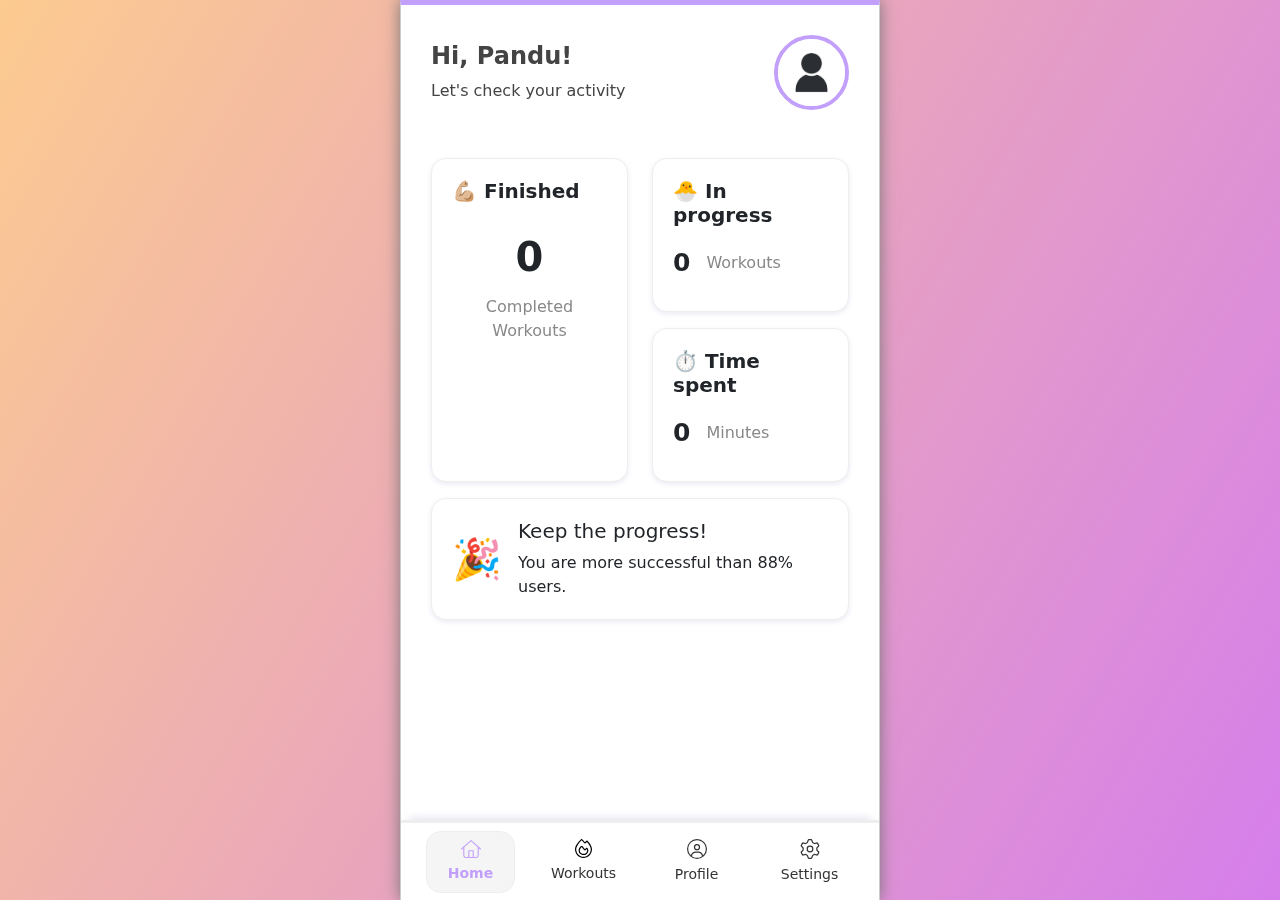
<file: test1/index.html>
<!DOCTYPE html>
<html lang="en">
	<head>
		<meta charset="UTF-8" />
		<meta name="viewport" content="width=device-width, initial-scale=1.0" />
		<title>Fitnessy - Workout Anywhere (C14210004)</title>

        <link rel="stylesheet" href="./assets/css/bootstrap.min.css">
        <link rel="stylesheet" href="./assets/css/styles.css">
        <link rel="shortcut icon" href="./assets/images/favicon/favicon.ico" type="image/x-icon">
        <link rel="manifest" href="./manifest.json">

        <script src="./assets/js/jquery-3.7.1.min.js"></script>
	</head>
	<body>
        <div id="section-content">
            <div class="wrapper">
                <div class="loader">
                    <img src="./assets/images/icons/loader.svg" alt="Loader" />
                </div>
            </div>

            <div class="navigation-bottom">
                <div class="row">
                    <div class="col-3 items">
                        <a href="#home" data-menu="navbar" data-page="home" class="active">
                            <img src="./assets/images/icons/active/house_light.svg" alt="Home" class="icon-home" /><br/>
                            Home
                        </a>
                    </div>
                    <div class="col-3 items">
                        <a href="#workouts" data-menu="navbar" data-page="workouts">
                            <img src="./assets/images/icons/primary/fire-flame-curved_light.svg" alt="Fire flame" class="icon-workout" /><br/>
                            Workouts
                        </a>
                    </div>
                    <div class="col-3 items">
                        <a href="#profile" data-menu="navbar" data-page="profile">
                            <img src="./assets/images/icons/primary/circle-user_light.svg" alt="Circle User" class="icon-profile" /><br/>
                            Profile
                        </a>
                    </div>
                    <div class="col-3 items">
                        <a href="#settings" data-menu="navbar" data-page="settings">
                            <img src="./assets/images/icons/primary/gear_light.svg" alt="Settings" class="icon-settings" /><br/>
                            Settings
                        </a>
                    </div>
                </div>
            </div>

            <div class="mode-offline">You are in offline mode.</div>
        </div>

        <div class="modal" id="modal-detail-workout">
            <div class="modal-dialog modal-dialog-centered modal-dialog-scrollable">
                <div class="modal-content">
                    <div class="modal-header">
                        <h5 class="modal-title title-workout-section"></h5>
                        <button type="button" class="btn-close" data-bs-dismiss="modal"></button>
                    </div>

                    <div class="modal-body">
                        <div class="content-workout-section"></div>
                    </div>
                </div>
            </div>
        </div>

        <script src="./assets/js/bootstrap.bundle.min.js"></script>
		<script>
			$(function() 
            {
                const mode_offline_alert = $(".mode-offline");
                const wrapper = $(".wrapper");
                const loader_html = `<div class="loader"><img src="./assets/images/icons/loader.svg" alt="Loader" /></div>`;
                const navmenu = $("[data-menu=navbar]");
                const uriFragment = window.location.hash;
                const ambilHashUri = uriFragment.substring(1);

                setInterval(function () {
                    if (navigator.onLine) {
                        mode_offline_alert.fadeOut();
                    } else {
                        mode_offline_alert.fadeIn();
                    }
                }, 500);

				if ("serviceWorker" in navigator) 
                {
					navigator.serviceWorker
						.register("./sw.js")
						.then(function () {
							console.log("Service worker registered!");
						})
						.catch(function (err) {
							console.log(err);
						});
				}


                const ajax_page = (page) => {
                    wrapper.html(loader_html);

                    setTimeout(function()
                    {
                        
                        $.ajax({
                            url: "./pages/" + page + ".html",
                            timeout: 5000,
                            success: function (output) {
                                wrapper.html(output);
                            },
                            error: () => ajax_page("mode_offline"),
                        });
                    }, 300);
                };


                const load_page = (page) => {
                    const pageData = {
                        home: {
                            icon: {
                                ".icon-home": "active/house_light.svg",
                                ".icon-workout": "primary/fire-flame-curved_light.svg",
                                ".icon-profile": "primary/circle-user_light.svg",
                                ".icon-settings": "primary/gear_light.svg",
                            },
                            activePage: "home",
                        },
                        workouts: {
                            icon: {
                                ".icon-home": "primary/house_light.svg",
                                ".icon-workout": "active/fire-flame-curved_light.svg",
                                ".icon-profile": "primary/circle-user_light.svg",
                                ".icon-settings": "primary/gear_light.svg",
                            },
                            activePage: "workouts",
                        },
                        profile: {
                            icon: {
                                ".icon-home": "primary/house_light.svg",
                                ".icon-workout": "primary/fire-flame-curved_light.svg",
                                ".icon-profile": "active/circle-user_light.svg",
                                ".icon-settings": "primary/gear_light.svg",
                            },
                            activePage: "profile",
                        },
                        settings: {
                            icon: {
                                ".icon-home": "primary/house_light.svg",
                                ".icon-workout": "primary/fire-flame-curved_light.svg",
                                ".icon-profile": "primary/circle-user_light.svg",
                                ".icon-settings": "active/gear_light.svg",
                            },
                            activePage: "settings",
                        },
                    };

                    const pageConfig = pageData[page];

                    if (!pageConfig) ajax_page("mode_offline");
                    else {
                        const { icon, activePage } = pageConfig;

                        ajax_page(page);

                        Object.entries(icon).forEach(([selector, imageUrl]) => {
                            $(selector).attr("src", "./assets/images/icons/" + imageUrl);
                        });

                        $("[data-page]").removeClass("active");
                        $(`[data-page=${activePage}]`).addClass("active");
                    }
                };


                navmenu.click(function () {
                    const get_halaman = $(this).attr("data-page");
                    load_page(get_halaman);
                });

                load_page(ambilHashUri === "" ? "home" : ambilHashUri);
			});
		</script>
	</body>
</html>
</file>
<file: test1/assets/css/styles.css>
:root {
    --color: #c29ffa;
    --color-primary: #6358e1;
    --box-shadow: 0 2px 5px 0 rgb(124 124 186 / 16%)!important;
    --max-width-body: 480px
}

* {
    outline: none;
}

::-webkit-scrollbar {
    width: 6px;
}

::-webkit-scrollbar-track {
    background: #f1f1f1;
}

::-webkit-scrollbar-thumb {
    background: #ccc;
}

::-webkit-scrollbar-thumb:hover {
    background: #999;
}

body {
    padding: 0;
    margin: 0;
    width: 100vw;
    height: 100vh;
    background-image: linear-gradient(120deg, #fccb90 0%, #d57eeb 100%);
    color: #444
}

a {
    color: var(--color);
    text-decoration: none;
}

#section-content {
    border: 1px solid #ccc;
    margin: 0 auto;
    max-width: var(--max-width-body);
    background-color: #fff;
    box-shadow: 0 0 15px #777;
    position: fixed;
    top: 0;
    bottom: 0;
    left: 0;
    right: 0;
    overflow: auto;
    padding-bottom: 4em;
    border-top: 5px solid var(--color)
}

#section-content .wrapper {
    padding: 30px;
}

#section-content .wrapper header p {
    margin: 0;
    padding: 0;
}

#section-content .wrapper header h4 {
    font-weight: bold;
}

#section-content .wrapper header .user-img {
    width: 75px;
    height: 75px;
    border-radius: 50%;
    border: 4px solid var(--color)
}

.card {
    border: none;
    box-shadow: var(--box-shadow);
    border-radius: 15px;
    border: 1px solid #eee;
}

.card .card-body {
    padding: 20px
}

#section-content .wrapper .activities .card .card-body .card-title {
    font-weight: bold;
}

@media screen and (max-width: 500px) {
    #section-content .wrapper .activities .card .card-body .card-title {
        font-size: 16px;
    }
}

#section-content .wrapper .activities .card .count-text {
    font-size: 40px;
    font-weight: bold;
}

#section-content .wrapper .activities .card .count-text-medium {
    font-size: 25px;
    font-weight: bold;
}

#section-content .wrapper .activities .card p {
    color: #888
}

#section-content .navigation-bottom {
    border-top: 3px solid #eee;
    position: fixed;
    bottom: 0;
    left: 0;
    right: 0;
    margin: 0 auto;
    max-width: calc(var(--max-width-body) - 2px);
    background: #fff;
    padding: 8px 25px;
    height: 80px;
    overflow: hidden;
    font-size: 14px;
    box-shadow: 0 -8px 10px -8px rgb(124 124 186 / 30%);
}

#section-content .navigation-bottom .items a {
    display: block;
    text-align: center;
    padding: 8px 5px;
    border-radius: 15px;
}

#section-content .navigation-bottom .items a:hover:not(.active) {
    background: #f8f8f8;
}

#section-content .navigation-bottom .items a.active {
    font-weight: bold;
    background: #f5f5f5;
    border: 1px solid #eee
}

#section-content .navigation-bottom .items a:not(.active) {
    color: #333
}

#section-content .navigation-bottom .items a img {
    width: 20px;
    height: auto;
    margin-bottom: 5px;
}

#section-content .navigation-bottom .items:nth-child(2) a img {
    width: 17px;
    height: auto;
}

#section-content .wrapper .discover h3 {
    font-size: 20px;
    font-weight: bold;
}

.loader {
    position: fixed;
    top: 50%;
    left: 50%;
    transform: translate(-50%, -70%);
}

.loader img {
    width: 50px;
    height: 50px;
}

.loader-discover img {
    width: 30px;
    height: 30px;
}

.mode-offline-error {
    text-align: center;
    position: absolute;
    top: 50%;
    left: 50%;
    transform: translate(-50%, -55%);
    width: 100%;
    padding: 20px
}

.mode-offline-error img {
    max-width: 180px;
    margin-bottom: 20px;
    height: auto;
}

.mode-offline-error p {
    font-size: 18px;
    color: #888
}

.user-profile {
    padding: 20px 0;
}

.user-profile .img-profile {
    text-align: center;
}

.user-profile .img-profile img {
    width: 150px;
    height: 150px;
    border: 5px solid var(--color);
    border-radius: 50%;
}

.user-profile .content-label {
    padding: 10px 15px;
    border: 1px solid #eee;
    border-radius: 12px;
    box-shadow: var(--box-shadow);
}

.emoji-trump {
    font-size: 40px;
}

.mode-offline {
    position: fixed;
    top: 0;
    left: 0;
    right: 0;
    background: #f5594e;
    max-width: var(--max-width-body);
    margin: 0 auto;
    padding: 4px;
    text-align: center;
    color: #fff;
    display: none;
}

.btn-danger {
    --bs-btn-bg: #f5594e
}

#workouts-output .card .card-title {
    font-weight: bold;
}

#workouts-output .card .thumbnail {
    max-width: 150px;
    max-height: 100px;
    width: 100%;
    height: auto;
    background: #f5f5f5;
    border-radius: 15px;
    overflow: hidden;
    border: 1px solid #ddd
}

#workouts-output .card .thumbnail img {
    max-width: 150px;
    height: auto;
    width: 100%;
}

@media screen and (max-width: 400px) {
    #workouts-output .card .thumbnail {
        max-width: 120px;
        max-height: 85px;
        border-radius: 10px;
    }

    #workouts-output .card .thumbnail img {
        max-width: 100px;
    }
}


.thumbnail-workout {
    height: 300px;
    max-width: var(--max-width-body);
    margin: 0 -30px;
    margin-top: -30px;
    border-bottom: 1px solid #ddd;
    background-repeat: no-repeat;
    background-size: cover;
    box-shadow: 0 8px 8px -4px rgb(124 124 186 / 40%);
}

.content-workout {
    box-shadow: var(--box-shadow);
    border: 1px solid #eee;
    padding: 20px;
    background: #fff;
    margin-top: -80px;
    border-top-left-radius: 20px;
    border-top-right-radius: 20px;
    margin-bottom: -30px;
    padding-bottom: 7em;
    position: relative;

}

.content-workout .badge-total {
    background: #edecfb;
    display: inline-block;
    color: var(--color-primary);
    padding: 8px 15px;
    font-weight: bold;
    border-radius: 30px;
    font-size: 14px;
}

.list-exercises .card {
    cursor: pointer;
}

.list-exercises .card .card-body {
    padding: 18px;
    word-break: break-word;
}

.list-exercises .card:hover {
    background: #f8f8f8
}

.list-exercises .thumbnail-img {
    width: 65px;
    height: 65px;
    border-radius: 10px;
}

.done-workout {
    color: #fff;
    position: fixed;
    bottom: 100px;
    background: var(--color-primary);
    border: none;
    left: 0;
    right: 0;
    max-width: calc(var(--max-width-body) - 40px);
    margin: 0 auto;
    width: calc(100%  - 40px);
    padding: 15px;
    z-index: 1;
    border-radius: 30px;
    box-shadow: var(--box-shadow);
    font-size: 18px;
}

.done-workout:hover {
    background: #5249ba;
}
</file>
